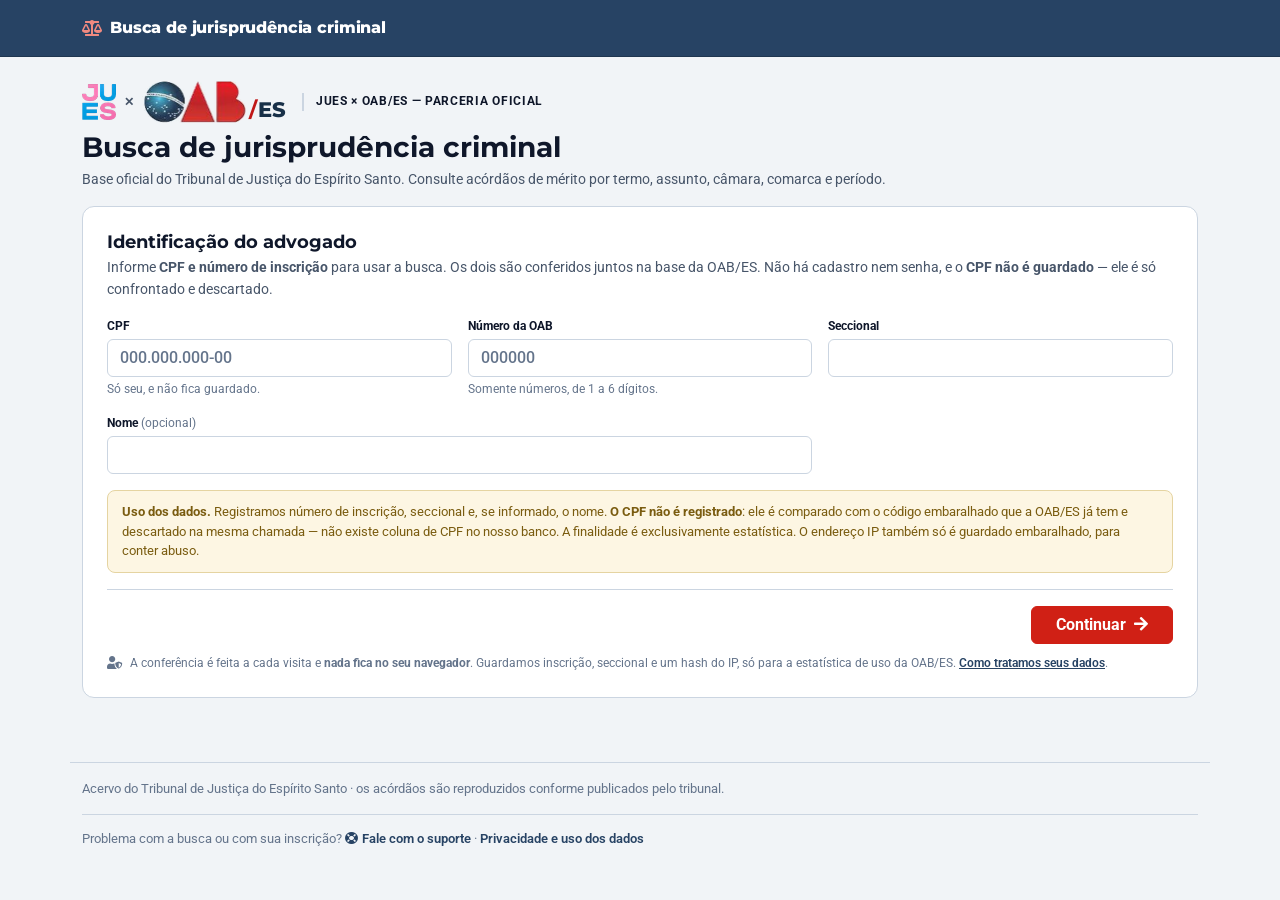
<file: index.html>
<!doctype html>
<html lang="pt-BR">
<head>
<meta charset="utf-8">
<meta name="viewport" content="width=device-width, initial-scale=1">
<title>Busca de jurisprudência criminal — OAB-ES</title>
<meta name="description" content="Base oficial do Tribunal de Justiça do Espírito Santo. Consulte acórdãos criminais por termo, assunto, câmara e comarca.">

<!-- Mesmas dependências que a oabes.org.br já carrega em produção: Bootstrap
     5.3.3, Font Awesome 5.12 e as fontes Montserrat/Roboto. Sem build nenhum —
     é HTML e CSS.

     O Bootstrap vai VENDORIZADO, como no portal deles (que serve
     /assets/bootstrap/css/bootstrap.min.css do próprio domínio) e não de CDN:
     a página abre offline e não depende de terceiro no ar. Ao embutir esta
     página no template da OAB, remova esta linha — o Bootstrap do portal já
     está carregado e uma segunda cópia só brigaria com a primeira. -->
<link rel="stylesheet" href="/assets/vendor/bootstrap.min.css">
<link rel="stylesheet" href="https://use.fontawesome.com/releases/v5.12.0/css/all.css">
<link rel="stylesheet" href="https://fonts.googleapis.com/css?family=Montserrat:400,600,700|Roboto:300,400,500,700&display=swap">
<link rel="stylesheet" href="/assets/css/jurisprudencia.css">
<link rel="icon" href="/public/logos/favicon.png" sizes="any">
<link rel="apple-touch-icon" href="/public/logos/apple-touch-icon.png">

<!-- Onde o BFF está publicado. Descomente e ajuste ao embutir a página numa
     rota do portal — sem isto o caminho é relativo à página, e numa subpasta
     ele aponta para um lugar que não existe.
<meta name="oabjus-bff" content="/servicos/jurisprudencia-bff.php">
-->
</head>
<body>

<!-- ── Barra ────────────────────────────────────────────────────────────── -->
<header class="barra-topo sticky-top">
  <div class="container-lg d-flex align-items-center" style="height:56px">
    <div class="d-flex align-items-center gap-2 text-white">
      <i class="fas fa-balance-scale" style="color:#f08a80"></i>
      <span class="titulo fonte-titulo">Busca de jurisprudência criminal</span>
    </div>
  </div>
</header>

<main class="container-lg py-4">

  <!-- ── Parceria ───────────────────────────────────────────────────────── -->
  <div class="d-flex align-items-center gap-3 flex-wrap mb-2">
    <div class="d-flex align-items-center gap-2">
      <img src="/public/logos/jues.png" alt="JUES" class="logo-parceria" width="36" height="36">
      <span class="logo-x">✕</span>
      <span class="marca-oab" role="img" aria-label="OAB Espírito Santo">
        <img src="/public/logos/oab.png" alt="" class="logo-oab" width="105" height="42">
        <span class="sigla-es"><span class="barra">/</span>ES</span>
      </span>
    </div>
    <span class="selo-parceria">JUES × OAB/ES — Parceria oficial</span>
  </div>

  <h1 class="fw-bolder fonte-titulo mb-1" style="font-size:1.75rem">Busca de jurisprudência criminal</h1>
  <p class="mb-3" style="font-size:.9rem;color:var(--oab-texto-2)">
    Base oficial do Tribunal de Justiça do Espírito Santo. Consulte acórdãos de
    mérito por termo, assunto, câmara, comarca e período.
  </p>

  <!-- ── Identificação ──────────────────────────────────────────────────
       Porta: sem identificar, não há busca. A resposta fica guardada no
       próprio navegador, então ela aparece uma vez por dispositivo. -->
  <section class="painel p-3 p-sm-4 mb-3" id="portao" aria-label="Identificação do advogado" hidden>
    <h2 class="fw-bolder fonte-titulo mb-1" style="font-size:1.15rem">Identificação do advogado</h2>
    <p class="mb-3" style="font-size:.9rem;color:var(--oab-texto-2)">
      Informe <strong>CPF e número de inscrição</strong> para usar a busca. Os dois
      são conferidos juntos na base da OAB/ES. Não há cadastro nem senha, e o
      <strong>CPF não é guardado</strong> — ele é só confrontado e descartado.
    </p>

    <form id="form-identificacao">
      <div class="row g-3 align-items-start">
        <div class="col-12 col-sm-4">
          <label class="rotulo" for="cpf">CPF</label>
          <!-- `autocomplete="off"`: CPF não pode ficar no preenchimento
               automático do navegador de um computador compartilhado. -->
          <input type="text" class="form-control" id="cpf" inputmode="numeric"
                 autocomplete="off" placeholder="000.000.000-00" maxlength="14" required>
          <small class="dica">Só seu, e não fica guardado.</small>
        </div>
        <div class="col-12 col-sm-4">
          <label class="rotulo" for="inscricao">Número da OAB</label>
          <input type="text" class="form-control" id="inscricao" inputmode="numeric"
                 autocomplete="off" placeholder="000000" required>
          <small class="dica">Somente números, de 1 a 6 dígitos.</small>
        </div>
        <div class="col-12 col-sm-4">
          <label class="rotulo" for="seccional">Seccional</label>
          <select class="form-select" id="seccional"></select>
        </div>
        <div class="col-12 col-sm-8">
          <label class="rotulo" for="nome-advogado">Nome <span style="font-weight:400;color:var(--oab-texto-3)">(opcional)</span></label>
          <input type="text" class="form-control" id="nome-advogado" autocomplete="name">
        </div>
      </div>

      <div id="erro-identificacao" class="mt-3" aria-live="polite"></div>

      <div class="aviso-motor mt-3" style="font-size:.82rem">
        <strong>Uso dos dados.</strong> Registramos número de inscrição, seccional e,
        se informado, o nome. <strong>O CPF não é registrado</strong>: ele é comparado
        com o código embaralhado que a OAB/ES já tem e descartado na mesma
        chamada — não existe coluna de CPF no nosso banco. A finalidade é
        exclusivamente estatística. O endereço IP também só é guardado
        embaralhado, para conter abuso.
      </div>

      <div class="d-flex justify-content-end pt-3 mt-3"
           style="border-top:1px solid var(--oab-borda)">
        <button type="submit" class="btn btn-oab-vermelho px-4" id="entrar">
          Continuar <i class="fas fa-arrow-right ms-1"></i>
        </button>
      </div>

      <p class="aviso-privacidade">
        <i class="fas fa-user-shield me-1" aria-hidden="true"></i>
        A conferência é feita a cada visita e <strong>nada fica no seu
        navegador</strong>. Guardamos inscrição, seccional e um hash do IP, só
        para a estatística de uso da OAB/ES.
        <a href="/privacidade">Como tratamos seus dados</a>.
      </p>
    </form>
  </section>

  <div id="tudo-da-busca" hidden>

  <div class="aviso-motor mb-3" id="aviso-demo" hidden>
    <strong>Modo demonstração.</strong> Dados fictícios — o serviço ainda não foi
    conectado. Os acórdãos abaixo não são decisões reais.
  </div>

  <!-- ── Filtros ────────────────────────────────────────────────────────── -->
  <section class="painel p-3 p-sm-4 mb-3" aria-label="Filtros de pesquisa">
    <form id="form">

      <div class="d-flex flex-wrap align-items-center justify-content-between gap-2 pb-3 mb-3"
           style="border-bottom:1px solid var(--oab-borda)">
        <div class="d-flex align-items-center gap-2">
          <span class="fw-bold" style="font-size:.75rem;color:var(--oab-texto-2)">Grau:</span>
          <span class="selo-grau"><i class="fas fa-check-circle"></i> 2º Grau PJe</span>
        </div>
        <div class="d-flex align-items-center gap-2">
          <span class="fw-bold" style="font-size:.75rem;color:var(--oab-texto-2)">
            <i class="fas fa-building"></i> Câmara:
          </span>
          <!-- Os botões são montados pelo JavaScript com as câmaras que o
               acervo tem NAQUELE recurso. Escritos aqui, "1ª Câmara" e "2ª
               Câmara" ficavam errados em revisão criminal e embargos, onde o
               órgão julgador é "Câmaras Criminais Reunidas". -->
          <div class="segmentado" id="seg-camara" role="group" aria-label="Câmara"></div>
        </div>
      </div>

      <div class="d-flex flex-column flex-sm-row gap-2 mb-3">
        <input type="text" class="form-control" id="q" name="q"
               placeholder="Buscar por número do processo (ex.: 5014031), termo, desembargador ou assunto…">
        <button type="submit" class="btn btn-oab px-4 text-nowrap" id="enviar">
          <i class="fas fa-search me-1"></i> BUSCAR
        </button>
      </div>

      <div class="row g-3">
        <div class="col-12 col-sm-6 col-lg-3">
          <label class="rotulo" for="recurso">Tipo de recurso</label>
          <select class="form-select" id="recurso" required></select>
        </div>
        <div class="col-12 col-sm-6 col-lg-3">
          <label class="rotulo" for="assunto">Assunto</label>
          <select class="form-select" id="assunto"><option value="">Todos</option></select>
        </div>
        <div class="col-12 col-sm-6 col-lg-3">
          <label class="rotulo" for="comarca">Jurisdição / Comarca</label>
          <select class="form-select" id="comarca"><option value="">Todas</option></select>
        </div>
        <!-- Os nomes vêm separados em <optgroup> pela composição VIGENTE:
             quatro titulares por câmara, a mesma lista do aplicativo. Quem não
             compõe é convocado ou substituto, tenha ou não acórdão na câmara —
             ter atuado lá não é compor. -->
        <div class="col-12 col-sm-6 col-lg-3">
          <label class="rotulo" for="magistrado">Desembargador(a)</label>
          <select class="form-select" id="magistrado"><option value="">Todos</option></select>
        </div>
        <!-- Período: OPCIONAL. Em branco, a busca é a mesma de sempre — o
             intervalo não vira filtro nenhum. `min` e `max` são preenchidos
             pelo vocabulário com o acórdão mais antigo e o mais novo DO
             RECURSO escolhido, e mudam quando o recurso muda. -->
        <div class="col-12 col-sm-4 col-lg-3">
          <span class="rotulo">Desfecho</span>
          <!-- Interruptor, não seletor: a pergunta é "só as que deram certo?",
               que tem duas respostas, e um <select> de três opções pedia uma
               escolha onde não há. O rótulo vem da API porque muda com a
               classe — habeas corpus é concedido, apelação é provida, revisão
               é procedente. -->
          <label class="interruptor">
            <input type="checkbox" id="so-favoravel" autocomplete="off">
            <span class="ponto" aria-hidden="true"></span>
            <span class="rotulo-interruptor" id="rotulo-favoravel">Só concedidas</span>
          </label>
        </div>
        <div class="col-12 col-sm-8 col-lg-5">
          <label class="rotulo" for="data-inicio">Período de julgamento</label>
          <div class="periodo">
            <input type="date" class="form-control" id="data-inicio"
                   aria-label="Julgados a partir de" title="Julgados a partir de">
            <span aria-hidden="true">até</span>
            <input type="date" class="form-control" id="data-fim"
                   aria-label="Julgados até" title="Julgados até">
          </div>
          <small class="dica" id="dica-periodo"></small>
        </div>
      </div>

      <div class="d-flex align-items-center justify-content-between gap-2 pt-3 mt-3 flex-wrap"
           style="border-top:1px solid var(--oab-borda)">
        <button type="button" class="btn btn-sm btn-contorno" id="limpar">
          <i class="fas fa-undo me-1"></i> Limpar filtros
        </button>
      </div>

    </form>
  </section>

  <!-- ── Jurimetria ─────────────────────────────────────────────────────── -->
  <section class="faixa-jurimetria p-3 p-sm-4 mb-3 d-flex flex-column flex-sm-row align-items-start align-items-sm-center justify-content-between gap-3">
    <div>
      <h2 class="fw-bolder mb-1 fonte-titulo" style="font-size:1rem">Quer saber como seu tribunal decide?</h2>
      <p class="mb-0" style="font-size:.875rem">
        Acesse a Jurimetria e descubra como o seu processo é julgado antes de entrar com o recurso
      </p>
    </div>
    <a class="btn btn-oab-vermelho text-nowrap" href="https://jurimetriaes.com"
       target="_blank" rel="noopener noreferrer">
      Acessar Jurimetria <i class="fas fa-arrow-right ms-1"></i>
    </a>
  </section>

  <!-- ── Resultados ─────────────────────────────────────────────────────── -->
  <div class="cabecalho-resultados d-flex align-items-center justify-content-between pb-2 mb-3 flex-wrap gap-2">
    <div class="fw-bolder" style="font-size:.875rem;color:var(--oab-azul)">
      Resultados
    </div>
    <span class="fw-bolder" style="font-size:.75rem;color:var(--oab-texto-2)" id="rotulo-pagina"></span>
  </div>

  <div id="mensagens" aria-live="polite"></div>
  <section id="resultados" data-estado="inicial" aria-label="Lista de decisões"></section>

  <nav class="d-flex justify-content-center align-items-center gap-3 mt-4" id="paginacao" hidden>
    <button type="button" class="btn btn-sm btn-contorno" id="anterior">
      <i class="fas fa-chevron-left me-1"></i> Anterior
    </button>
    <span style="font-size:.875rem;color:var(--oab-texto-2)" id="pagina-atual"></span>
    <button type="button" class="btn btn-sm btn-contorno" id="proxima">
      Próxima <i class="fas fa-chevron-right ms-1"></i>
    </button>
  </nav>

  </div><!-- /tudo-da-busca -->

  <!-- O acórdão aberto SEM SAIR DA PÁGINA. Ver o comentário em
       jurisprudencia.js: sair e voltar recarregava tudo, e recarregar é
       recredenciar. Quem chega por link direto em /acordao/{id} continua
       caindo na página própria, que não mudou. -->
  <div id="vista-acordao" hidden>
    <a class="btn btn-sm btn-contorno mb-3" id="voltar-resultados" href="/">
      <i class="fas fa-arrow-left me-1" aria-hidden="true"></i> Voltar aos resultados
    </a>
    <div id="acordao-embutido" aria-live="polite"></div>
  </div>

</main>

<footer class="container-lg rodape py-3 mt-4">
  Acervo do Tribunal de Justiça do Espírito Santo · os acórdãos são reproduzidos
  conforme publicados pelo tribunal.
</footer>

<footer class="container-lg pb-4">
  <p class="rodape-suporte">
    Problema com a busca ou com sua inscrição?
    <a href="/suporte"><i class="fas fa-life-ring me-1" aria-hidden="true"></i>Fale com o suporte</a>
    · <a href="/privacidade">Privacidade e uso dos dados</a>
  </p>
</footer>

<script type="module" src="/assets/js/jurisprudencia.js"></script>
</body>
</html>
</file>
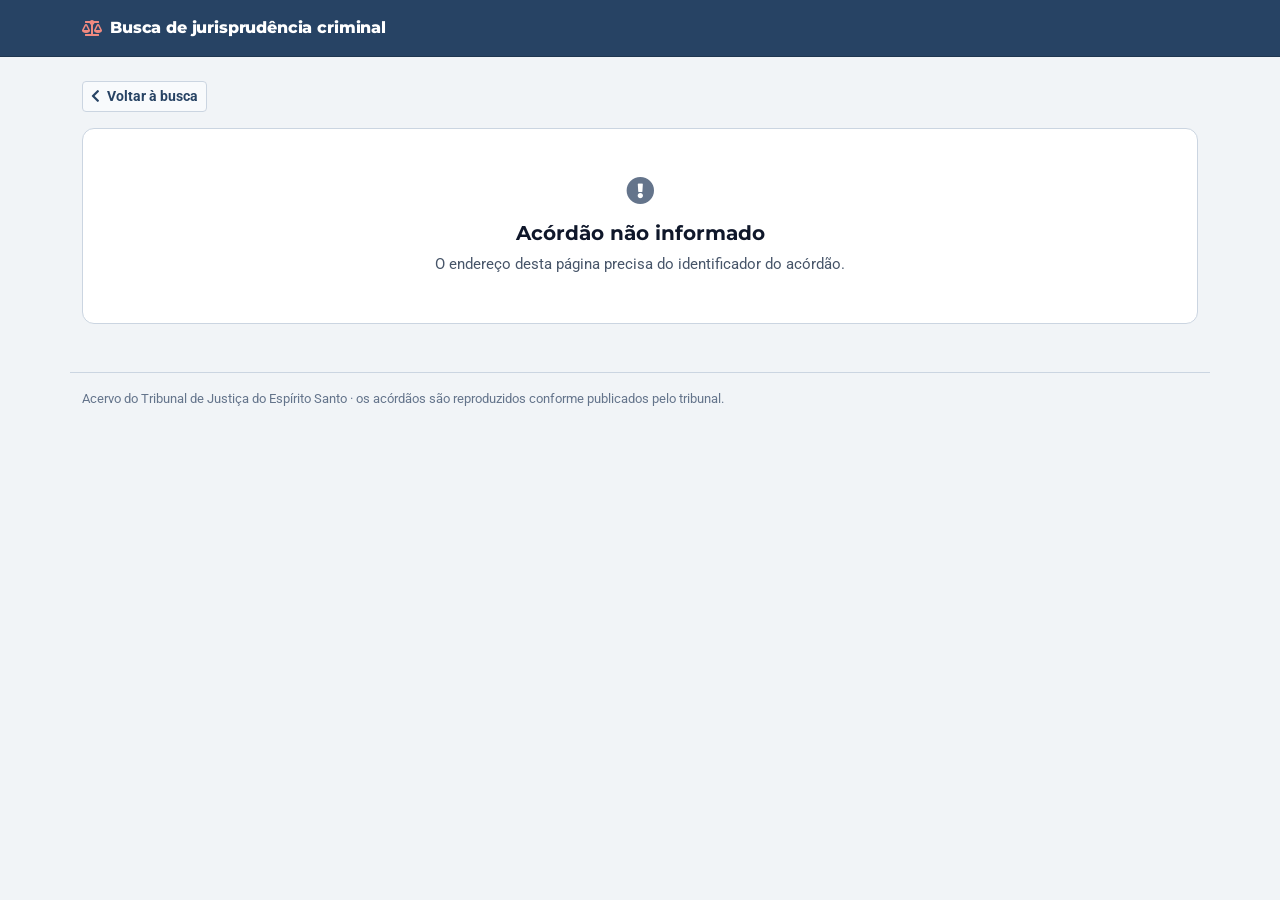
<file: acordao.html>
<!doctype html>
<html lang="pt-BR">
<head>
<meta charset="utf-8">
<meta name="viewport" content="width=device-width, initial-scale=1">
<title>Acórdão — Jurisprudência criminal OAB-ES</title>
<meta name="description" content="Inteiro teor do acórdão, reproduzido conforme publicado pelo Tribunal de Justiça do Espírito Santo.">
<!-- Página de leitura: não deve concorrer com a busca nos buscadores, e o
     conteúdo é o texto do tribunal, que já é público na fonte. -->
<meta name="robots" content="noindex">

<!-- As mesmas dependências de index.html. Ao embutir no template da OAB,
     remova a linha do Bootstrap: o portal já o carrega. -->
<link rel="stylesheet" href="/assets/vendor/bootstrap.min.css">
<link rel="stylesheet" href="https://use.fontawesome.com/releases/v5.12.0/css/all.css">
<link rel="stylesheet" href="https://fonts.googleapis.com/css?family=Montserrat:400,600,700|Roboto:300,400,500,700&display=swap">
<link rel="stylesheet" href="/assets/css/jurisprudencia.css">
<link rel="icon" href="/public/logos/favicon.png" sizes="any">
<link rel="apple-touch-icon" href="/public/logos/apple-touch-icon.png">

<!-- Onde o BFF está publicado. Descomente e ajuste ao embutir a página numa
     rota do portal — sem isto o caminho é relativo à página, e numa subpasta
     ele aponta para um lugar que não existe.
<meta name="oabjus-bff" content="/servicos/jurisprudencia-bff.php">
-->
</head>
<body>

<header class="barra-topo sticky-top">
  <div class="container-lg d-flex align-items-center" style="height:56px">
    <div class="d-flex align-items-center gap-2 text-white">
      <i class="fas fa-balance-scale" style="color:#f08a80"></i>
      <span class="titulo fonte-titulo">Busca de jurisprudência criminal</span>
    </div>
  </div>
</header>

<main class="container-lg py-4">

  <!-- O voltar é um link de verdade, com href, e não history.back(): quem
       chega por link colado não tem histórico para onde voltar. -->
  <a class="btn btn-sm btn-contorno mb-3" id="voltar" href="/">
    <i class="fas fa-chevron-left me-1"></i> Voltar à busca
  </a>

  <div id="conteudo" aria-live="polite">
    <div class="text-center py-5" style="color:var(--oab-texto-2)">
      <span class="spinner-border spinner-border-sm me-2"></span>Carregando o acórdão…
    </div>
  </div>

</main>

<footer class="container-lg rodape py-3 mt-4">
  Acervo do Tribunal de Justiça do Espírito Santo · os acórdãos são reproduzidos
  conforme publicados pelo tribunal.
</footer>

<script type="module" src="/assets/js/acordao.js"></script>
</body>
</html>
</file>
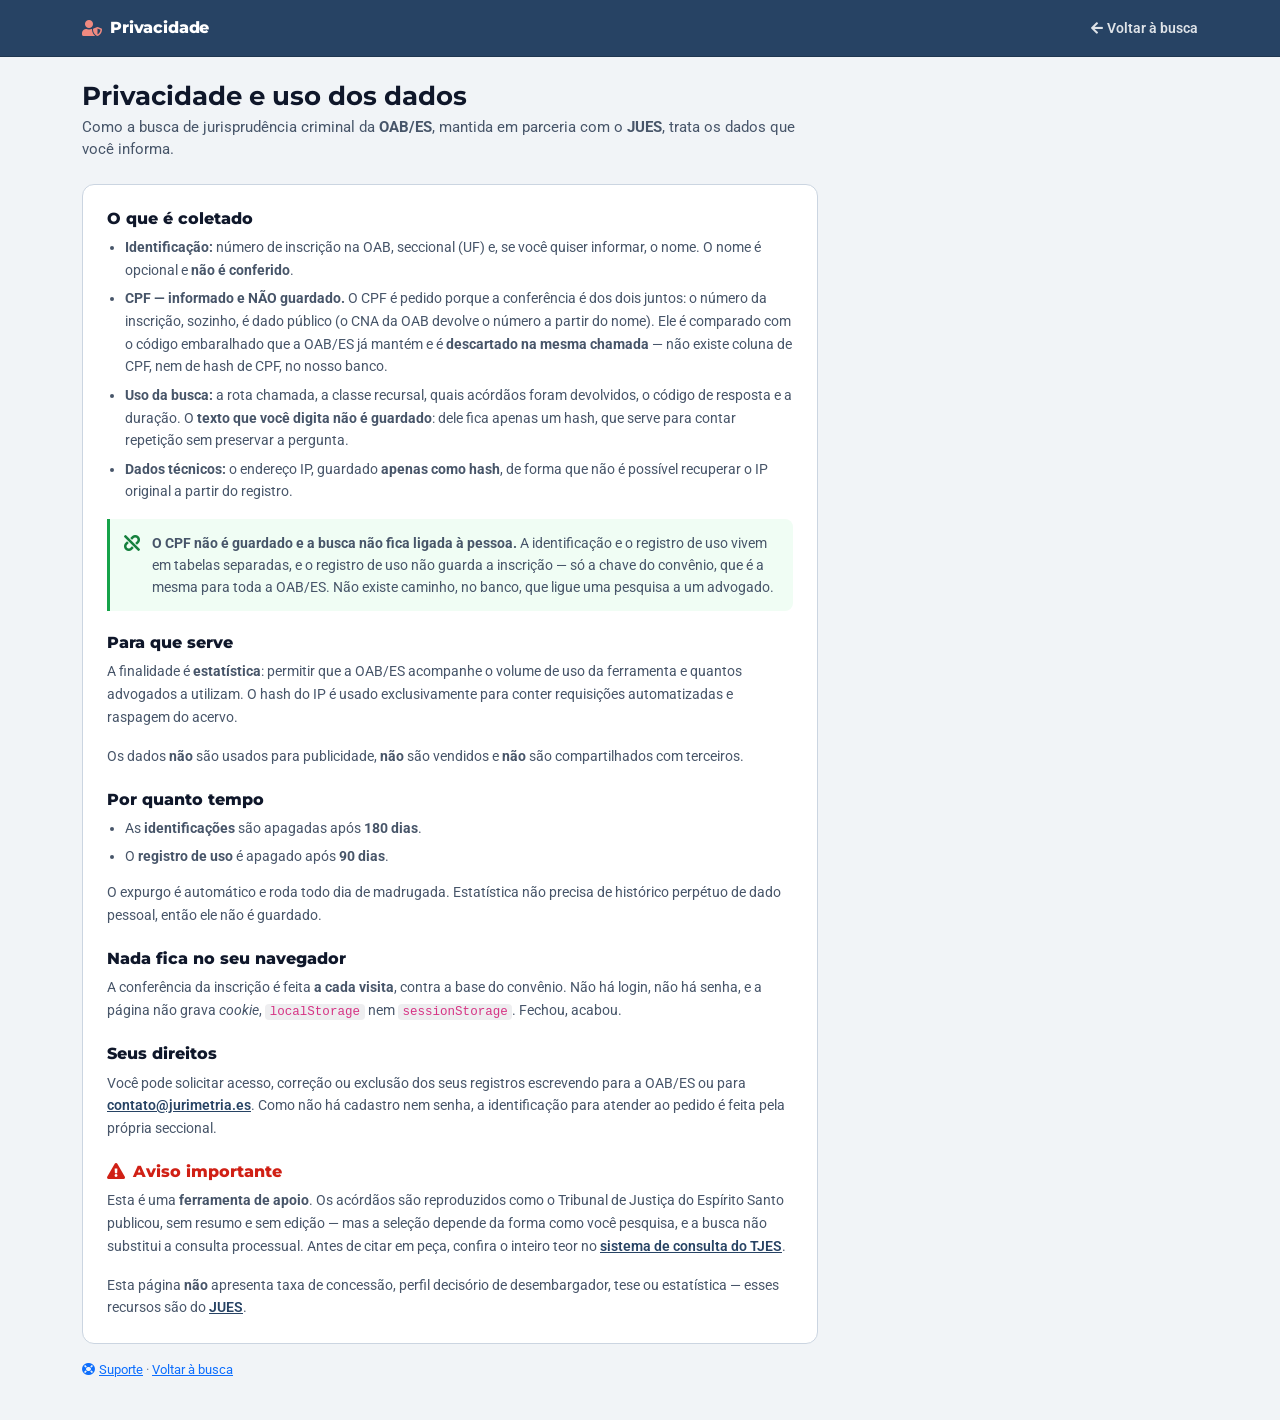
<file: privacidade.html>
<!doctype html>
<html lang="pt-BR">
<head>
<meta charset="utf-8">
<meta name="viewport" content="width=device-width, initial-scale=1">
<title>Privacidade e uso dos dados — Busca de jurisprudência OAB/ES</title>
<meta name="description" content="Como a busca de jurisprudência criminal da OAB/ES trata os dados que você informa.">
<link rel="stylesheet" href="/assets/vendor/bootstrap.min.css">
<link rel="stylesheet" href="https://use.fontawesome.com/releases/v5.12.0/css/all.css">
<link rel="stylesheet" href="https://fonts.googleapis.com/css?family=Montserrat:400,600,700|Roboto:300,400,500,700&display=swap">
<link rel="stylesheet" href="/assets/css/jurisprudencia.css">
<link rel="icon" href="/public/logos/favicon.png" sizes="any">
<link rel="apple-touch-icon" href="/public/logos/apple-touch-icon.png">
</head>
<body>

<header class="barra-topo sticky-top">
  <div class="container-lg d-flex align-items-center justify-content-between" style="height:56px">
    <div class="d-flex align-items-center gap-2 text-white">
      <i class="fas fa-user-shield" style="color:#f08a80"></i>
      <span class="titulo fonte-titulo">Privacidade</span>
    </div>
    <a href="/" class="link-voltar">
      <i class="fas fa-arrow-left me-1" aria-hidden="true"></i>Voltar à busca
    </a>
  </div>
</header>

<main class="container-lg py-4">
  <div class="row">
    <div class="col-12 col-lg-9 col-xl-8">

      <h1 class="fw-bolder fonte-titulo mb-1" style="font-size:1.6rem">Privacidade e uso dos dados</h1>
      <p class="mb-4" style="font-size:.92rem;color:var(--oab-texto-2)">
        Como a busca de jurisprudência criminal da <strong>OAB/ES</strong>, mantida
        em parceria com o <strong>JUES</strong>, trata os dados que você informa.
      </p>

      <section class="painel p-3 p-sm-4 mb-3 texto-legal">
        <h2>O que é coletado</h2>
        <ul>
          <li><strong>Identificação:</strong> número de inscrição na OAB, seccional (UF)
            e, se você quiser informar, o nome. O nome é opcional e
            <strong>não é conferido</strong>.</li>
          <li><strong>CPF — informado e NÃO guardado.</strong> O CPF é pedido porque a
            conferência é dos dois juntos: o número da inscrição, sozinho, é dado
            público (o CNA da OAB devolve o número a partir do nome). Ele é comparado
            com o código embaralhado que a OAB/ES já mantém e é
            <strong>descartado na mesma chamada</strong> — não existe coluna de CPF,
            nem de hash de CPF, no nosso banco.</li>
          <li><strong>Uso da busca:</strong> a rota chamada, a classe recursal, quais
            acórdãos foram devolvidos, o código de resposta e a duração.
            O <strong>texto que você digita não é guardado</strong>: dele fica apenas um
            hash, que serve para contar repetição sem preservar a pergunta.</li>
          <li><strong>Dados técnicos:</strong> o endereço IP, guardado
            <strong>apenas como hash</strong>, de forma que não é possível recuperar o
            IP original a partir do registro.</li>
        </ul>

        <div class="destaque-legal">
          <i class="fas fa-unlink" aria-hidden="true"></i>
          <p>
            <strong>O CPF não é guardado e a busca não fica ligada à pessoa.</strong> A identificação e o
            registro de uso vivem em tabelas separadas, e o registro de uso não
            guarda a inscrição — só a chave do convênio, que é a mesma para toda a
            OAB/ES. Não existe caminho, no banco, que ligue uma pesquisa a um
            advogado.
          </p>
        </div>

        <h2>Para que serve</h2>
        <p>
          A finalidade é <strong>estatística</strong>: permitir que a OAB/ES acompanhe o
          volume de uso da ferramenta e quantos advogados a utilizam. O hash do IP é
          usado exclusivamente para conter requisições automatizadas e raspagem do
          acervo.
        </p>
        <p>
          Os dados <strong>não</strong> são usados para publicidade,
          <strong>não</strong> são vendidos e <strong>não</strong> são compartilhados
          com terceiros.
        </p>

        <h2>Por quanto tempo</h2>
        <ul>
          <li>As <strong>identificações</strong> são apagadas após
            <strong>180 dias</strong>.</li>
          <li>O <strong>registro de uso</strong> é apagado após
            <strong>90 dias</strong>.</li>
        </ul>
        <p>
          O expurgo é automático e roda todo dia de madrugada. Estatística não precisa
          de histórico perpétuo de dado pessoal, então ele não é guardado.
        </p>

        <h2>Nada fica no seu navegador</h2>
        <p>
          A conferência da inscrição é feita <strong>a cada visita</strong>, contra a
          base do convênio. Não há login, não há senha, e a página não grava
          <em>cookie</em>, <code>localStorage</code> nem <code>sessionStorage</code>.
          Fechou, acabou.
        </p>

        <h2>Seus direitos</h2>
        <p>
          Você pode solicitar acesso, correção ou exclusão dos seus registros
          escrevendo para a OAB/ES ou para
          <a href="mailto:contato@jurimetria.es">contato@jurimetria.es</a>. Como não há
          cadastro nem senha, a identificação para atender ao pedido é feita pela
          própria seccional.
        </p>

        <h2 class="aviso-titulo"><i class="fas fa-exclamation-triangle me-2" aria-hidden="true"></i>Aviso importante</h2>
        <p>
          Esta é uma <strong>ferramenta de apoio</strong>. Os acórdãos são reproduzidos
          como o Tribunal de Justiça do Espírito Santo publicou, sem resumo e sem
          edição — mas a seleção depende da forma como você pesquisa, e a busca não
          substitui a consulta processual. Antes de citar em peça, confira o inteiro
          teor no
          <a href="https://sistemas.tjes.jus.br/consultaunificada/" target="_blank" rel="noopener">sistema
          de consulta do TJES</a>.
        </p>
        <p class="mb-0">
          Esta página <strong>não</strong> apresenta taxa de concessão, perfil decisório
          de desembargador, tese ou estatística — esses recursos são do
          <a href="https://jurimetriabr.com" target="_blank" rel="noopener">JUES</a>.
        </p>
      </section>

      <p style="font-size:.83rem;color:var(--oab-texto-3)">
        <a href="/suporte"><i class="fas fa-life-ring me-1" aria-hidden="true"></i>Suporte</a>
        · <a href="/">Voltar à busca</a>
      </p>
    </div>
  </div>
</main>
</body>
</html>
</file>
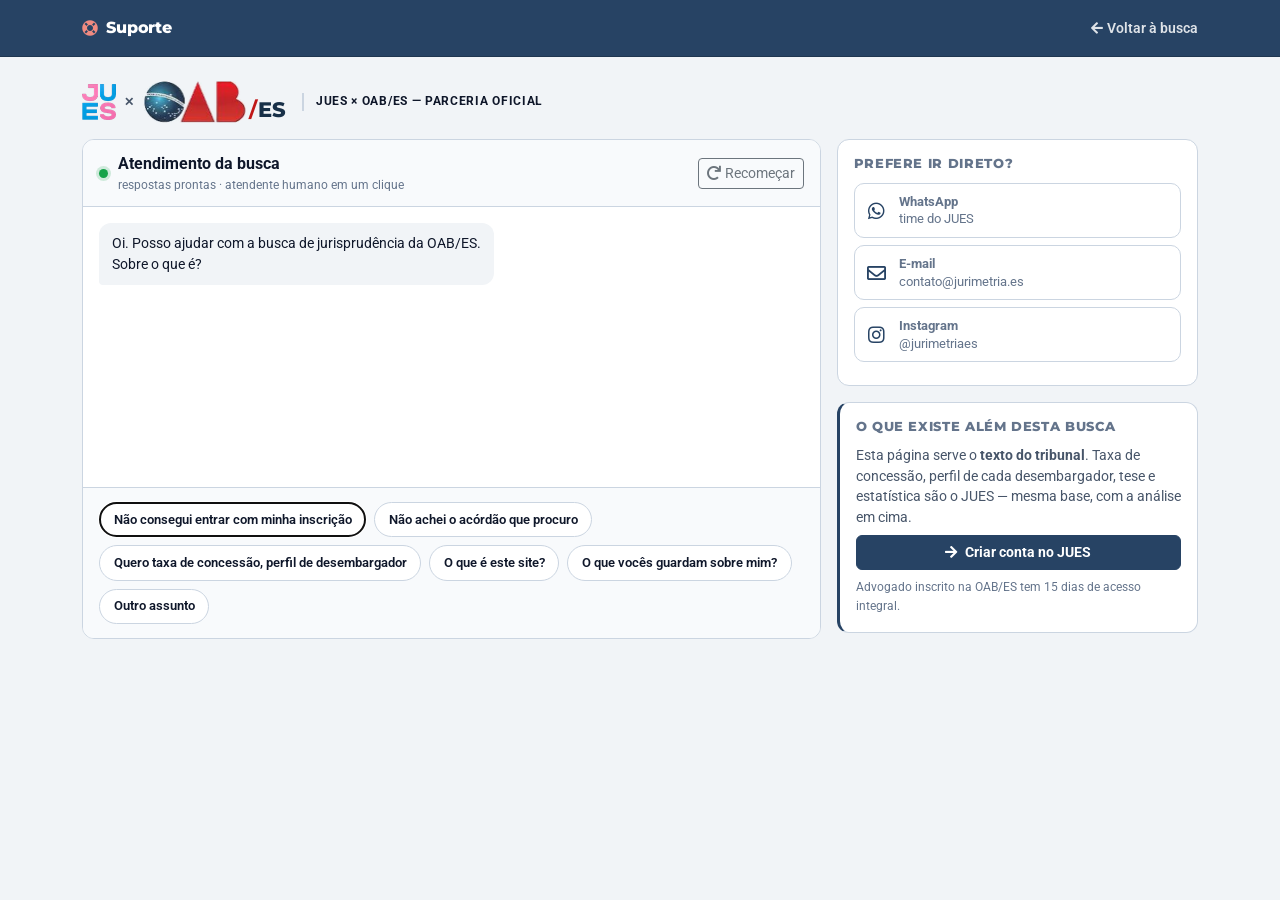
<file: suporte.html>
<!doctype html>
<html lang="pt-BR">
<head>
<meta charset="utf-8">
<meta name="viewport" content="width=device-width, initial-scale=1">
<title>Suporte — Busca de jurisprudência OAB/ES</title>
<meta name="description" content="Ajuda para a busca de jurisprudência criminal da OAB/ES: identificação, resultados e contato com o time do JUES.">

<!-- Mesmas dependências da busca, pelos mesmos motivos. Bootstrap vendorizado
     (a página abre offline e não depende de terceiro no ar). -->
<link rel="stylesheet" href="/assets/vendor/bootstrap.min.css">
<link rel="stylesheet" href="https://use.fontawesome.com/releases/v5.12.0/css/all.css">
<link rel="stylesheet" href="https://fonts.googleapis.com/css?family=Montserrat:400,600,700|Roboto:300,400,500,700&display=swap">
<link rel="stylesheet" href="/assets/css/jurisprudencia.css">
<link rel="icon" href="/public/logos/favicon.png" sizes="any">
<link rel="apple-touch-icon" href="/public/logos/apple-touch-icon.png">
</head>
<body>

<header class="barra-topo sticky-top">
  <div class="container-lg d-flex align-items-center justify-content-between" style="height:56px">
    <div class="d-flex align-items-center gap-2 text-white">
      <i class="fas fa-life-ring" style="color:#f08a80"></i>
      <span class="titulo fonte-titulo">Suporte</span>
    </div>
    <a href="/" class="link-voltar">
      <i class="fas fa-arrow-left me-1" aria-hidden="true"></i>Voltar à busca
    </a>
  </div>
</header>

<main class="container-lg py-4">

  <div class="d-flex align-items-center gap-3 flex-wrap mb-3">
    <div class="d-flex align-items-center gap-2">
      <img src="/public/logos/jues.png" alt="JUES" class="logo-parceria" width="36" height="36">
      <span class="logo-x">✕</span>
      <span class="marca-oab" role="img" aria-label="OAB Espírito Santo">
        <img src="/public/logos/oab.png" alt="" class="logo-oab" width="105" height="42">
        <span class="sigla-es"><span class="barra">/</span>ES</span>
      </span>
    </div>
    <span class="selo-parceria">JUES × OAB/ES — Parceria oficial</span>
  </div>

  <div class="row g-3">
    <div class="col-12 col-lg-8">
      <section class="painel p-0 chat" aria-label="Atendimento">
        <div class="chat-topo">
          <span class="chat-ponto" aria-hidden="true"></span>
          <div>
            <strong>Atendimento da busca</strong>
            <!-- Dito na cara: é roteiro, não gente digitando. Um chat que
                 finge atendente ao vivo é o motivo de as pessoas
                 desconfiarem de chat de suporte. -->
            <span class="chat-sub">respostas prontas · atendente humano em um clique</span>
          </div>
          <button type="button" id="recomecar" class="btn btn-sm btn-outline-secondary ms-auto">
            <i class="fas fa-redo me-1" aria-hidden="true"></i>Recomeçar
          </button>
        </div>

        <!-- `aria-live="polite"`: quem usa leitor de tela ouve a resposta
             nova sem precisar caçar onde ela apareceu. -->
        <ul class="conversa" id="conversa" aria-live="polite" aria-atomic="false"></ul>

        <div class="opcoes" id="opcoes"></div>
      </section>
    </div>

    <div class="col-12 col-lg-4">
      <section class="painel p-3 mb-3" aria-label="Canais diretos">
        <h2 class="titulo-lateral">Prefere ir direto?</h2>
        <a class="canal" id="canal-whatsapp" href="#" target="_blank" rel="noopener">
          <i class="fab fa-whatsapp" aria-hidden="true"></i>
          <span><strong>WhatsApp</strong><br>time do JUES</span>
        </a>
        <a class="canal" id="canal-email" href="#">
          <i class="far fa-envelope" aria-hidden="true"></i>
          <span><strong>E-mail</strong><br>contato@jurimetria.es</span>
        </a>
        <a class="canal" id="canal-instagram" href="#" target="_blank" rel="noopener">
          <i class="fab fa-instagram" aria-hidden="true"></i>
          <span><strong>Instagram</strong><br>@jurimetriaes</span>
        </a>
      </section>

      <section class="painel painel-jues p-3" aria-label="JUES">
        <h2 class="titulo-lateral">O que existe além desta busca</h2>
        <p class="mb-2" style="font-size:.85rem;color:var(--oab-texto-2)">
          Esta página serve o <strong>texto do tribunal</strong>. Taxa de
          concessão, perfil de cada desembargador, tese e estatística são o
          JUES — mesma base, com a análise em cima.
        </p>
        <a class="btn btn-jues w-100" id="cta-jues" href="#" target="_blank" rel="noopener">
          <i class="fas fa-arrow-right me-2" aria-hidden="true"></i>Criar conta no JUES
        </a>
        <p class="mt-2 mb-0" style="font-size:.78rem;color:var(--oab-texto-3)">
          Advogado inscrito na OAB/ES tem 15 dias de acesso integral.
        </p>
      </section>
    </div>
  </div>
</main>

<script type="module">
  // Os links da barra lateral saem do mesmo módulo que o chat usa — nenhuma
  // URL do JUES escrita duas vezes.
  import { JUES, emailComContexto } from "/assets/js/jues.js";
  document.getElementById("canal-whatsapp").href = JUES.whatsapp;
  document.getElementById("canal-instagram").href = JUES.instagram;
  document.getElementById("canal-email").href =
    emailComContexto("Suporte — busca de jurisprudência",
      "— enviado pela busca de jurisprudência OAB/ES —\n\nDescreva abaixo o que aconteceu:\n\n");
  document.getElementById("cta-jues").href = JUES.cadastro("suporte-lateral");
</script>
<script type="module" src="/assets/js/suporte.js"></script>
</body>
</html>
</file>
<file: assets/css/jurisprudencia.css>
/* ============================================================================
   Busca de jurisprudência — OAB-ES × JUES
   Deltas em cima do Bootstrap 5.3.3, que é o que a oabes.org.br já carrega.
   As cores saem do styles.min.css de produção deles: #274364 é o --bs-dark do
   portal e a cor dos botões primários; #d02015 é o vermelho institucional.
   Nada aqui reimplementa grid, botão ou card — só o que o Bootstrap não dá.
   ============================================================================ */
:root{
  --oab-azul:#274364;
  --oab-azul-hover:#213955;
  --oab-azul-ativo:#1f3650;
  --oab-vermelho:#d02015;
  --oab-vermelho-hover:#a61a11;
  --oab-fundo:#f1f4f7;
  --oab-borda:#cbd5e1;
  --oab-texto:#0f172a;
  --oab-texto-2:#475569;
  --oab-texto-3:#64748b;
  --oab-superficie:#fff;
  --oab-superficie-2:#f8fafc;
  --oab-grifo:#fde68a;
  /* Verde do estado ligado. `--oab-verde-texto` é mais escuro que
     `--oab-verde` de propósito: o mesmo #16a34a que fica bom numa borda dá
     3,3:1 em texto de 14px sobre branco, abaixo do mínimo de 4,5:1 da WCAG
     AA. #15803d dá 4,9:1. */
  --oab-verde:#16a34a;
  --oab-verde-texto:#15803d;
  --oab-verde-fundo:#f0fdf4;
  --oab-verde-halo:rgba(22,163,74,.18);
}

body{
  background:var(--oab-fundo);
  color:var(--oab-texto);
  font-family:Roboto,-apple-system,BlinkMacSystemFont,"Segoe UI",Arial,sans-serif;
}
h1,h2,h3,.fonte-titulo{font-family:Montserrat,Roboto,Arial,sans-serif}

.barra-topo{background:var(--oab-azul);border-bottom:1px solid var(--oab-azul-ativo)}
.barra-topo .titulo{font-weight:800;letter-spacing:-.01em}

.selo-parceria{
  font-size:.72rem;font-weight:700;letter-spacing:.06em;text-transform:uppercase;
  color:var(--oab-texto);border-left:2px solid var(--oab-borda);padding-left:.75rem;
}
.logo-parceria{height:36px;width:auto;object-fit:contain}
/* O "ESPÍRITO SANTO" saiu da imagem: em corpo pequeno dentro do PNG ele virava
   borrão em qualquer altura razoável. A seccional agora é tipografia de
   verdade — nítida em qualquer tela, e acompanha o zoom do navegador.
   O navy #183048 e o vermelho #C01818 foram amostrados da própria marca. */
.marca-oab{display:inline-flex;align-items:flex-end;gap:.18rem}
.logo-oab{height:42px;width:auto;object-fit:contain}
/* Lê-se OAB/ES, uma sigla só — por isso a barra é caractere e não régua:
   régua separa dois blocos, barra une num nome. */
.sigla-es{
  font-family:Montserrat,Arial,sans-serif;
  font-weight:800;font-size:1.3rem;line-height:1;letter-spacing:.01em;
  color:#183048;padding-bottom:2px;
}
.sigla-es .barra{color:#C01818;font-weight:700;margin-right:.02em}
.logo-x{font-weight:900;font-size:.75rem;color:var(--oab-texto-2)}

.painel{
  background:var(--oab-superficie);border:1px solid var(--oab-borda);
  border-radius:.75rem;
}
.rotulo{font-size:.75rem;font-weight:700;color:var(--oab-texto);margin-bottom:.25rem;display:block}
/* A separação por câmara no seletor de desembargador: rótulo pequeno e
   apagado, nome em peso normal. O <optgroup> nativo vem em negrito-itálico por
   padrão, que grita mais que os próprios nomes. */
.form-select optgroup{font-style:normal;font-weight:700;font-size:.72rem;
  letter-spacing:.04em;text-transform:uppercase;color:var(--oab-texto-3)}
.form-select optgroup option{font-weight:400;font-size:1rem;
  letter-spacing:normal;text-transform:none;color:var(--oab-texto)}
/* As duas pontas do período lado a lado, com o "até" entre elas. O `min-width:0`
   é o que impede os dois <input type="date"> de estourarem a coluna: o campo
   de data tem largura intrínseca grande e o flex respeita isso por padrão. */
.periodo{display:flex;flex-wrap:wrap;align-items:center;gap:.4rem}
/* `flex-basis` de 135px e `flex-wrap` juntos: onde couber, os dois campos
   ficam lado a lado; onde não couber, eles QUEBRAM em vez de encolher. Medido:
   abaixo de ~135px o Chrome não estreita o campo de data, ele CORTA o texto, e
   "01/01/2026" vira "/01/2026" sem nenhum sinal de que faltou espaço. */
.periodo input{min-width:0;flex:1 1 135px}
.periodo span{font-size:.75rem;color:var(--oab-texto-3);flex:0 0 auto}
.dica{display:block;margin-top:.25rem;font-size:.72rem;color:var(--oab-texto-3)}

/* ── seletor com busca ───────────────────────────────────────────────────
   O <select> continua no HTML e continua sendo a verdade; ele é escondido de
   um jeito que NÃO o tira do formulário (display:none no Chrome cancela a
   validação nativa de campo required, e `recurso` é required). */
.seletor{position:relative}
.seletor-nativo{position:absolute;opacity:0;pointer-events:none;width:100%;height:0;padding:0;border:0}
.seletor-gatilho{
  text-align:left;display:flex;align-items:center;width:100%;
  background-image:var(--bs-form-select-bg-img);
}
.seletor-valor{overflow:hidden;text-overflow:ellipsis;white-space:nowrap}
.seletor-vazio-valor{color:var(--oab-texto-3)}
.seletor-painel{
  position:absolute;z-index:20;top:calc(100% + 4px);left:0;right:0;
  background:var(--oab-superficie);border:1px solid var(--oab-borda);
  border-radius:.5rem;box-shadow:0 8px 24px rgba(15,23,42,.14);padding:.5rem;
}
.seletor-busca{font-size:.9rem;margin-bottom:.4rem}
.seletor-lista{list-style:none;margin:0;padding:0;max-height:260px;overflow-y:auto}
.seletor-item{
  padding:.4rem .55rem;border-radius:.35rem;cursor:pointer;font-size:.9rem;
  color:var(--oab-texto);
}
.seletor-item:hover,.seletor-ativo{background:var(--oab-fundo)}
.seletor-escolhido{font-weight:700;color:var(--oab-azul)}
.seletor-grupo{
  padding:.5rem .55rem .2rem;font-size:.7rem;font-weight:700;letter-spacing:.05em;
  text-transform:uppercase;color:var(--oab-texto-3);
}
.seletor-vazio{margin:.4rem .55rem;font-size:.85rem;color:var(--oab-texto-3)}

/* ── toggle "só concedidas" ──────────────────────────────────────────────
   CÁPSULA COM PONTO DE ESTADO, e não trilho deslizante.

   O trilho anterior tinha 38px de largura ao lado dos campos e destoava de
   uma linha em que tudo o mais é caixa: recurso, assunto, comarca, período.
   Aqui ele é uma caixa como as outras — mesma altura, mesma borda, mesmo
   fundo — e o que muda de estado é o ponto à esquerda.

   O VERDE NÃO ESTÁ SOZINHO. Quem não distingue verde de cinza (8% dos homens)
   continua vendo a mudança: o ponto ganha halo, a borda muda, o texto engorda
   de 500 para 700 e a caixa ganha fundo. Cor é o reforço, não o sinal. */
.interruptor{
  display:flex;align-items:center;gap:.55rem;cursor:pointer;user-select:none;
  height:38px;padding:0 .75rem;border-radius:10px;
  background:var(--oab-superficie);border:1px solid var(--oab-borda);
  transition:border-color .15s,background .15s;
}
/* `opacity:0` e não `display:none`: escondido de verdade some da navegação
   por teclado e do leitor de tela, e a caixa vira um clique que não existe
   para quem não usa mouse. */
.interruptor input{position:absolute;opacity:0;width:0;height:0}
.interruptor .ponto{
  flex:0 0 auto;width:9px;height:9px;border-radius:50%;
  background:var(--oab-texto-3);transition:background .15s,box-shadow .15s;
}
.interruptor .rotulo-interruptor{
  font-size:.85rem;font-weight:500;color:var(--oab-texto-2);
  white-space:nowrap;overflow:hidden;text-overflow:ellipsis;
}
.interruptor:hover{border-color:var(--oab-texto-3)}

.interruptor:has(input:checked){
  background:var(--oab-verde-fundo);border-color:var(--oab-verde);
}
.interruptor:has(input:checked) .ponto{
  background:var(--oab-verde);box-shadow:0 0 0 3px var(--oab-verde-halo);
}
.interruptor:has(input:checked) .rotulo-interruptor{
  color:var(--oab-verde-texto);font-weight:700;
}
/* `:has()` não existe em navegador velho, e aí a caixa ficaria sem nenhum
   estado ligado. O irmão adjacente cobre o ponto e o rótulo sozinho — a
   caixa não muda, mas o sinal continua visível. */
.interruptor input:checked ~ .ponto{
  background:var(--oab-verde);box-shadow:0 0 0 3px var(--oab-verde-halo);
}
.interruptor input:checked ~ .rotulo-interruptor{
  color:var(--oab-verde-texto);font-weight:700;
}
.interruptor:has(input:focus-visible){
  outline:2px solid var(--oab-azul);outline-offset:2px;
}
.form-control,.form-select{
  background:var(--oab-superficie);border-color:var(--oab-borda);color:var(--oab-texto);
  font-weight:500;
}
.form-control:focus,.form-select:focus{
  border-color:var(--oab-azul);box-shadow:0 0 0 .2rem rgba(39,67,100,.18);
  background:var(--oab-superficie);color:var(--oab-texto);
}
.form-control::placeholder{color:var(--oab-texto-3)}

.btn-oab{background:var(--oab-azul);border-color:var(--oab-azul);color:#fff;font-weight:700}
.btn-oab:hover,.btn-oab:focus{background:var(--oab-azul-hover);border-color:var(--oab-azul-hover);color:#fff}
.btn-oab-vermelho{background:var(--oab-vermelho);border-color:var(--oab-vermelho);color:#fff;font-weight:700}
.btn-oab-vermelho:hover{background:var(--oab-vermelho-hover);border-color:var(--oab-vermelho-hover);color:#fff}
.btn-contorno{background:var(--oab-superficie-2);border:1px solid var(--oab-borda);color:var(--oab-azul);font-weight:700}
.btn-contorno:hover{background:var(--oab-fundo);color:var(--oab-azul)}

/* Seletor de câmara — o segmentado do protótipo */
.segmentado{display:inline-flex;padding:2px;border-radius:.5rem;
  background:var(--oab-superficie-2);border:1px solid var(--oab-borda)}
.segmentado button{
  border:0;background:transparent;color:var(--oab-texto-2);
  font-size:.75rem;font-weight:700;padding:.25rem .75rem;border-radius:.375rem;
}
.segmentado button[aria-pressed="true"]{background:var(--oab-azul);color:#fff}

.selo-grau{
  font-size:.72rem;font-weight:800;padding:.2rem .6rem;border-radius:.375rem;
  background:#e8eef5;border:1px solid #bcd0e4;color:var(--oab-azul);
}

/* Faixa da jurimetria — o CTA do protótipo */
.faixa-jurimetria{background:var(--oab-azul);border-radius:.75rem;color:#fff}
.faixa-jurimetria p{color:#d7e0ea}

.cabecalho-resultados{border-bottom:2px solid var(--oab-borda)}

/* Cartão de decisão */
.cartao{background:var(--oab-superficie);border:1px solid var(--oab-borda);border-radius:.75rem}
.numero-processo{
  font-family:ui-monospace,SFMono-Regular,Menlo,monospace;font-weight:700;
  color:var(--oab-azul);background:none;border:0;padding:0;
  text-decoration:underline;text-underline-offset:2px;
}
.rotulo-campo{font-weight:600;color:var(--oab-texto-2);font-size:.85rem}
.valor-recurso{font-weight:900;text-transform:uppercase;letter-spacing:.04em;color:var(--oab-azul);font-size:.85rem}
.valor-assunto{font-weight:700;color:var(--oab-texto)}

.bloco-teor{
  background:var(--oab-superficie-2);border:1px solid var(--oab-borda);
  border-radius:.5rem;padding:.75rem;font-size:.9rem;line-height:1.6;color:var(--oab-texto-2);
}
.bloco-teor .titulo{
  font-size:.7rem;font-weight:700;text-transform:uppercase;letter-spacing:.06em;
  color:var(--oab-azul);display:block;margin-bottom:.25rem;
}
.bloco-teor p{margin:0;white-space:pre-wrap}
/* O inteiro teor vem do PDF com linhas longuíssimas sem ponto de quebra
   (números de processo, nomes em caixa alta, citações). Sem isto a linha
   estica o card e empurra os botões para fora da tela — medido. */
.bloco-teor p,.teor{overflow-wrap:anywhere;word-break:break-word}
.bloco-teor p.sem-texto{font-style:italic;color:var(--oab-texto-3)}
/* 3 linhas: o trecho é acórdão, não ementa curta — em 2 linhas mal sai do
   cabeçalho da classe processual. O texto inteiro abre no botão. */
.bloco-teor p.cortada{
  display:-webkit-box;-webkit-line-clamp:3;-webkit-box-orient:vertical;overflow:hidden;
}
mark{background:var(--oab-grifo);color:inherit;padding:0 .15em;border-radius:2px;font-weight:600}

/* Distintivo de resultado — as cores do protótipo */
.distintivo{font-size:.72rem;font-weight:700;padding:.15rem .55rem;border-radius:.25rem;border:1px solid}
.distintivo.concedida{background:#d1fae5;border-color:#059669;color:#064e3b}
.distintivo.parcial{background:#fef3c7;border-color:#d97706;color:#78350f}
.distintivo.negada{background:#ffe4e6;border-color:#e11d48;color:#4c0519}
.distintivo.outro{background:#e2e8f0;border-color:#64748b;color:#0f172a}

.aviso-motor{
  background:#fdf6e3;border:1px solid #e5d4a1;color:#7a5c10;
  border-radius:.5rem;padding:.7rem .9rem;font-size:.88rem;
}

.teor{
  white-space:pre-wrap;font-size:.9rem;line-height:1.7;color:var(--oab-texto-2);
  max-height:34rem;overflow-y:auto;background:var(--oab-superficie-2);
  border:1px solid var(--oab-borda);border-radius:.5rem;padding:1rem;
}
.cabecalho-recentes{
  border-bottom:2px solid var(--oab-borda);padding-bottom:.5rem;margin-bottom:1rem;
}
.cabecalho-recentes h2{
  font-family:Montserrat,Arial,sans-serif;font-size:.95rem;font-weight:700;
  color:var(--oab-azul);margin:0;
}
.cabecalho-recentes .desde{font-size:.78rem;color:var(--oab-texto-3);font-weight:600}

.rodape{color:var(--oab-texto-3);font-size:.8rem;border-top:1px solid var(--oab-borda)}

/* O Bootstrap declara [hidden]{display:none!important} no reboot e
   .d-flex{display:flex!important} nas utilities. Empate de !important, e quem
   vem depois ganha — então .d-flex vencia e o atributo hidden não escondia
   nada. Esta folha carrega DEPOIS do Bootstrap, então devolve o hidden ao
   comportamento que qualquer um espera dele. */
[hidden]{display:none!important}

/* Estado vazio: convida a pesquisar, em vez de deixar a área em branco. */
.estado{
  background:var(--oab-superficie);border:1px solid var(--oab-borda);
  border-radius:.75rem;padding:2.75rem 1.5rem;text-align:center;
}
.estado .icone{color:var(--oab-azul);opacity:.35;font-size:2.25rem;margin-bottom:.75rem}
.estado h2{font-size:1.15rem;font-weight:700;color:var(--oab-texto);margin:0 0 .4rem}
.estado p{font-size:.92rem;color:var(--oab-texto-2);max-width:34rem;margin:0 auto 1.25rem}
/* O "nada encontrado" da lista dos últimos acórdãos: mesmo desenho do estado
   vazio da busca, mas com menos ar — ele fica DENTRO de uma seção que já tem
   título, e não sozinho na página. */
.estado.estado-compacto{padding:1.75rem 1.25rem}
.estado.estado-compacto .icone{font-size:1.75rem;margin-bottom:.5rem}
.estado.estado-compacto h2{font-size:1rem}
.estado.estado-compacto p{margin-bottom:0}

.exemplos{display:flex;flex-wrap:wrap;gap:.5rem;justify-content:center}
.exemplos button{
  background:var(--oab-superficie-2);border:1px solid var(--oab-borda);
  color:var(--oab-azul);border-radius:2rem;padding:.35rem .9rem;
  font-size:.82rem;font-weight:600;
}
.exemplos button:hover{background:var(--oab-fundo);border-color:var(--oab-azul)}
@media (prefers-reduced-motion:reduce){*{transition:none!important;animation:none!important}}

/* ── Página do acórdão (acordao.html) ─────────────────────────────────────
   Porte de src/components/InteiroTeorView.tsx para as cores da OAB-ES. */

.numero-acordao{
  font-family:ui-monospace,SFMono-Regular,Menlo,Consolas,monospace;
  font-weight:900;letter-spacing:-.02em;color:var(--oab-texto);
  font-size:clamp(1.15rem,1rem + 1.2vw,1.75rem);
}
.btn-icone{
  background:none;border:0;border-radius:.375rem;padding:.35rem;line-height:1;
  color:var(--oab-texto-3);cursor:pointer;
}
.btn-icone:hover{background:var(--oab-superficie-2);color:var(--oab-texto)}

/* Rótulo à esquerda, valor à direita — o mesmo par do componente. */
.lista-campos{
  display:grid;grid-template-columns:8.5rem 1fr;gap:.9rem 1.5rem;
  padding-top:1.25rem;border-top:1px solid var(--oab-borda);
}
.lista-campos dt{font-size:.82rem;font-weight:600;color:var(--oab-texto-2)}
.lista-campos dd{
  margin:0;display:flex;align-items:baseline;gap:.6rem;flex-wrap:wrap;font-size:.92rem;
}
.valor-magistrado{font-weight:800;text-transform:uppercase;letter-spacing:.03em;color:var(--oab-texto)}
.valor-classe{font-weight:700;text-transform:uppercase;color:var(--oab-texto)}
.atalho-jues{
  font-size:.76rem;font-weight:700;color:var(--oab-azul);text-decoration:none;white-space:nowrap;
}
.atalho-jues:hover{text-decoration:underline;color:var(--oab-azul-ativo)}

@media (max-width:575.98px){
  .lista-campos{grid-template-columns:1fr;gap:.25rem}
  .lista-campos dd{margin-bottom:.75rem}
}

.faixa-jues{
  background:var(--oab-azul);color:#fff;border-radius:.5rem;padding:1rem 1.25rem;
}
.faixa-jues h2{font-size:.98rem;font-weight:800;line-height:1.3;margin:0}
.faixa-jues p{font-size:.82rem;opacity:.85}
.abas{
  display:inline-flex;gap:.25rem;padding:.25rem;
  background:var(--oab-superficie-2);border:1px solid var(--oab-borda);border-radius:.5rem;
}
.abas button{
  border:1px solid transparent;background:none;border-radius:.375rem;
  padding:.3rem 1rem;font-size:.78rem;font-weight:700;color:var(--oab-texto-2);cursor:pointer;
}
.abas button[aria-selected="true"]{
  background:#fff;border-color:var(--oab-borda);color:var(--oab-azul);
}

.barra-busca-texto{
  display:flex;background:var(--oab-superficie-2);
  border:1px solid var(--oab-borda);border-radius:.5rem;padding:.4rem;
}
.barra-busca-texto[hidden]{display:none!important}
.barra-busca-texto input{flex:1}
.barra-busca-texto .contagem{
  font-size:.75rem;font-weight:700;white-space:nowrap;padding:.2rem .5rem;
  border-radius:.25rem;background:var(--oab-borda);color:var(--oab-texto-2);
}

/* O acórdão em fonte de texto, não de código: é documento para ler. */
.teor-integral{
  margin:0;font-family:inherit;font-size:.92rem;line-height:1.75;color:var(--oab-texto);
  white-space:pre-wrap;overflow-wrap:anywhere;word-break:break-word;
}

.icone-redondo{
  width:3.25rem;height:3.25rem;border-radius:.75rem;display:flex;
  align-items:center;justify-content:center;font-size:1.25rem;
  background:var(--oab-superficie-2);border:1px solid var(--oab-borda);color:var(--oab-azul);
}

/* ── convite do JUES (abre ao credenciar) e suporte ────────────────────── */
.convite-fundo{
  position:fixed;inset:0;z-index:1080;display:flex;align-items:center;
  justify-content:center;padding:1rem;background:rgba(15,23,42,.55);
  animation:convite-entra .16s ease-out;
}
@keyframes convite-entra{from{opacity:0}to{opacity:1}}
/* Quem pediu menos movimento no sistema não recebe animação nenhuma. */
@media (prefers-reduced-motion:reduce){.convite-fundo{animation:none}}
.convite{
  position:relative;width:100%;max-width:480px;background:var(--oab-superficie);
  border-radius:14px;padding:1.5rem;box-shadow:0 18px 48px rgba(15,23,42,.28);
  max-height:calc(100vh - 2rem);overflow:auto;
}
.convite-x{
  position:absolute;top:.6rem;right:.6rem;width:32px;height:32px;border:0;
  border-radius:8px;background:transparent;color:var(--oab-texto-3);cursor:pointer;
}
.convite-x:hover{background:var(--oab-fundo);color:var(--oab-texto)}
.convite-marcas{display:flex;align-items:center;gap:.5rem;margin-bottom:.9rem}
.convite-titulo{font-size:1.2rem;font-weight:800;margin:0 0 .6rem}
.convite-texto{font-size:.9rem;line-height:1.55;color:var(--oab-texto-2);margin:0}
.convite-texto-2{font-size:.85rem}
.convite-linha{height:1px;background:var(--oab-borda);margin:.9rem 0}
.convite-acoes{display:flex;flex-wrap:wrap;align-items:center;gap:.5rem;margin-top:1.1rem}
.convite-depois{
  color:var(--oab-texto-3);text-decoration:none;font-size:.85rem;font-weight:600;padding:.5rem .25rem;
}
.convite-depois:hover{color:var(--oab-texto);text-decoration:underline}
.convite-rodape{
  margin:.9rem 0 0;font-size:.78rem;color:var(--oab-texto-3);
  border-top:1px solid var(--oab-borda);padding-top:.7rem;
}
.btn-jues{
  background:var(--oab-azul);border-color:var(--oab-azul);color:#fff;
  font-weight:700;font-size:.88rem;
}
.btn-jues:hover,.btn-jues:focus{background:var(--oab-azul-hover);border-color:var(--oab-azul-hover);color:#fff}

.link-voltar{color:rgba(255,255,255,.85);text-decoration:none;font-size:.85rem;font-weight:600}
.link-voltar:hover{color:#fff;text-decoration:underline}
.titulo-lateral{font-size:.8rem;font-weight:800;text-transform:uppercase;
  letter-spacing:.05em;color:var(--oab-texto-3);margin:0 0 .7rem}
.painel-jues{border-left:3px solid var(--oab-azul)}

.chat{display:flex;flex-direction:column;overflow:hidden}
.chat-topo{
  display:flex;align-items:center;gap:.6rem;padding:.75rem 1rem;
  border-bottom:1px solid var(--oab-borda);background:var(--oab-superficie-2);
}
.chat-ponto{width:9px;height:9px;border-radius:50%;background:var(--oab-verde);
  box-shadow:0 0 0 3px var(--oab-verde-halo);flex:0 0 auto}
.chat-sub{display:block;font-size:.76rem;color:var(--oab-texto-3)}
.conversa{
  list-style:none;margin:0;padding:1rem;display:flex;flex-direction:column;
  gap:.6rem;min-height:280px;max-height:52vh;overflow-y:auto;
}
.balao{max-width:88%;padding:.6rem .8rem;border-radius:12px;font-size:.88rem;line-height:1.5}
.balao-suporte{align-self:flex-start;background:var(--oab-fundo);
  color:var(--oab-texto);border-bottom-left-radius:4px}
.balao-eu{align-self:flex-end;background:var(--oab-azul);color:#fff;
  border-bottom-right-radius:4px;font-weight:500}
.balao code{background:rgba(15,23,42,.08);padding:.05rem .3rem;border-radius:4px;font-size:.85em}
.opcoes{
  display:flex;flex-wrap:wrap;gap:.5rem;padding:.85rem 1rem;
  border-top:1px solid var(--oab-borda);background:var(--oab-superficie-2);
}
.opcao{
  border:1px solid var(--oab-borda);background:var(--oab-superficie);
  color:var(--oab-texto);border-radius:999px;padding:.42rem .85rem;
  font-size:.83rem;font-weight:600;cursor:pointer;text-decoration:none;
  transition:border-color .15s,background .15s;
}
.opcao:hover{border-color:var(--oab-azul);background:var(--oab-fundo);color:var(--oab-texto)}
.opcao-saida{border-color:var(--oab-azul);color:var(--oab-azul)}
.opcao-saida:hover{background:var(--oab-azul);color:#fff}
.opcao-saida i{font-size:.7em;opacity:.75}

.canal{
  display:flex;align-items:center;gap:.7rem;padding:.6rem .7rem;margin-bottom:.4rem;
  border:1px solid var(--oab-borda);border-radius:10px;text-decoration:none;
  color:var(--oab-texto);font-size:.85rem;transition:border-color .15s,background .15s;
}
.canal:hover{border-color:var(--oab-azul);background:var(--oab-fundo);color:var(--oab-texto)}
.canal i{font-size:1.2rem;color:var(--oab-azul);width:22px;text-align:center}
.canal span{line-height:1.35;font-size:.8rem;color:var(--oab-texto-3)}
.rodape-suporte{
  margin:0;padding-top:.9rem;border-top:1px solid var(--oab-borda);
  font-size:.83rem;color:var(--oab-texto-3);
}
.rodape-suporte a{color:var(--oab-azul);font-weight:600;text-decoration:none}
.rodape-suporte a:hover{text-decoration:underline}
.texto-legal h2{font-size:1rem;font-weight:800;margin:1.4rem 0 .5rem;color:var(--oab-texto)}
.texto-legal h2:first-child{margin-top:0}
.texto-legal p,.texto-legal li{font-size:.89rem;line-height:1.6;color:var(--oab-texto-2)}
.texto-legal ul{padding-left:1.1rem;margin-bottom:.8rem}
.texto-legal li{margin-bottom:.35rem}
.texto-legal a{color:var(--oab-azul);font-weight:600}
.texto-legal code{background:rgba(15,23,42,.07);padding:.05rem .3rem;border-radius:4px;font-size:.88em}
.texto-legal .aviso-titulo{color:var(--oab-vermelho)}
.destaque-legal{
  display:flex;gap:.7rem;align-items:flex-start;margin:1rem 0;padding:.8rem .9rem;
  border-left:3px solid var(--oab-verde);background:var(--oab-verde-fundo);border-radius:0 8px 8px 0;
}
.destaque-legal i{color:var(--oab-verde-texto);margin-top:.2rem}
.destaque-legal p{margin:0;font-size:.86rem}
.aviso-privacidade{
  margin:.6rem 0 0;font-size:.78rem;color:var(--oab-texto-3);line-height:1.5;
}
.aviso-privacidade a{color:var(--oab-azul);font-weight:600}

.aviso-janela{
  border-left:3px solid var(--oab-azul);background:var(--oab-fundo);
  border-radius:0 8px 8px 0;padding:.65rem .8rem;font-size:.85rem;
  color:var(--oab-texto-2);margin-bottom:.75rem;
}
.aviso-janela strong{color:var(--oab-texto)}
</file>
